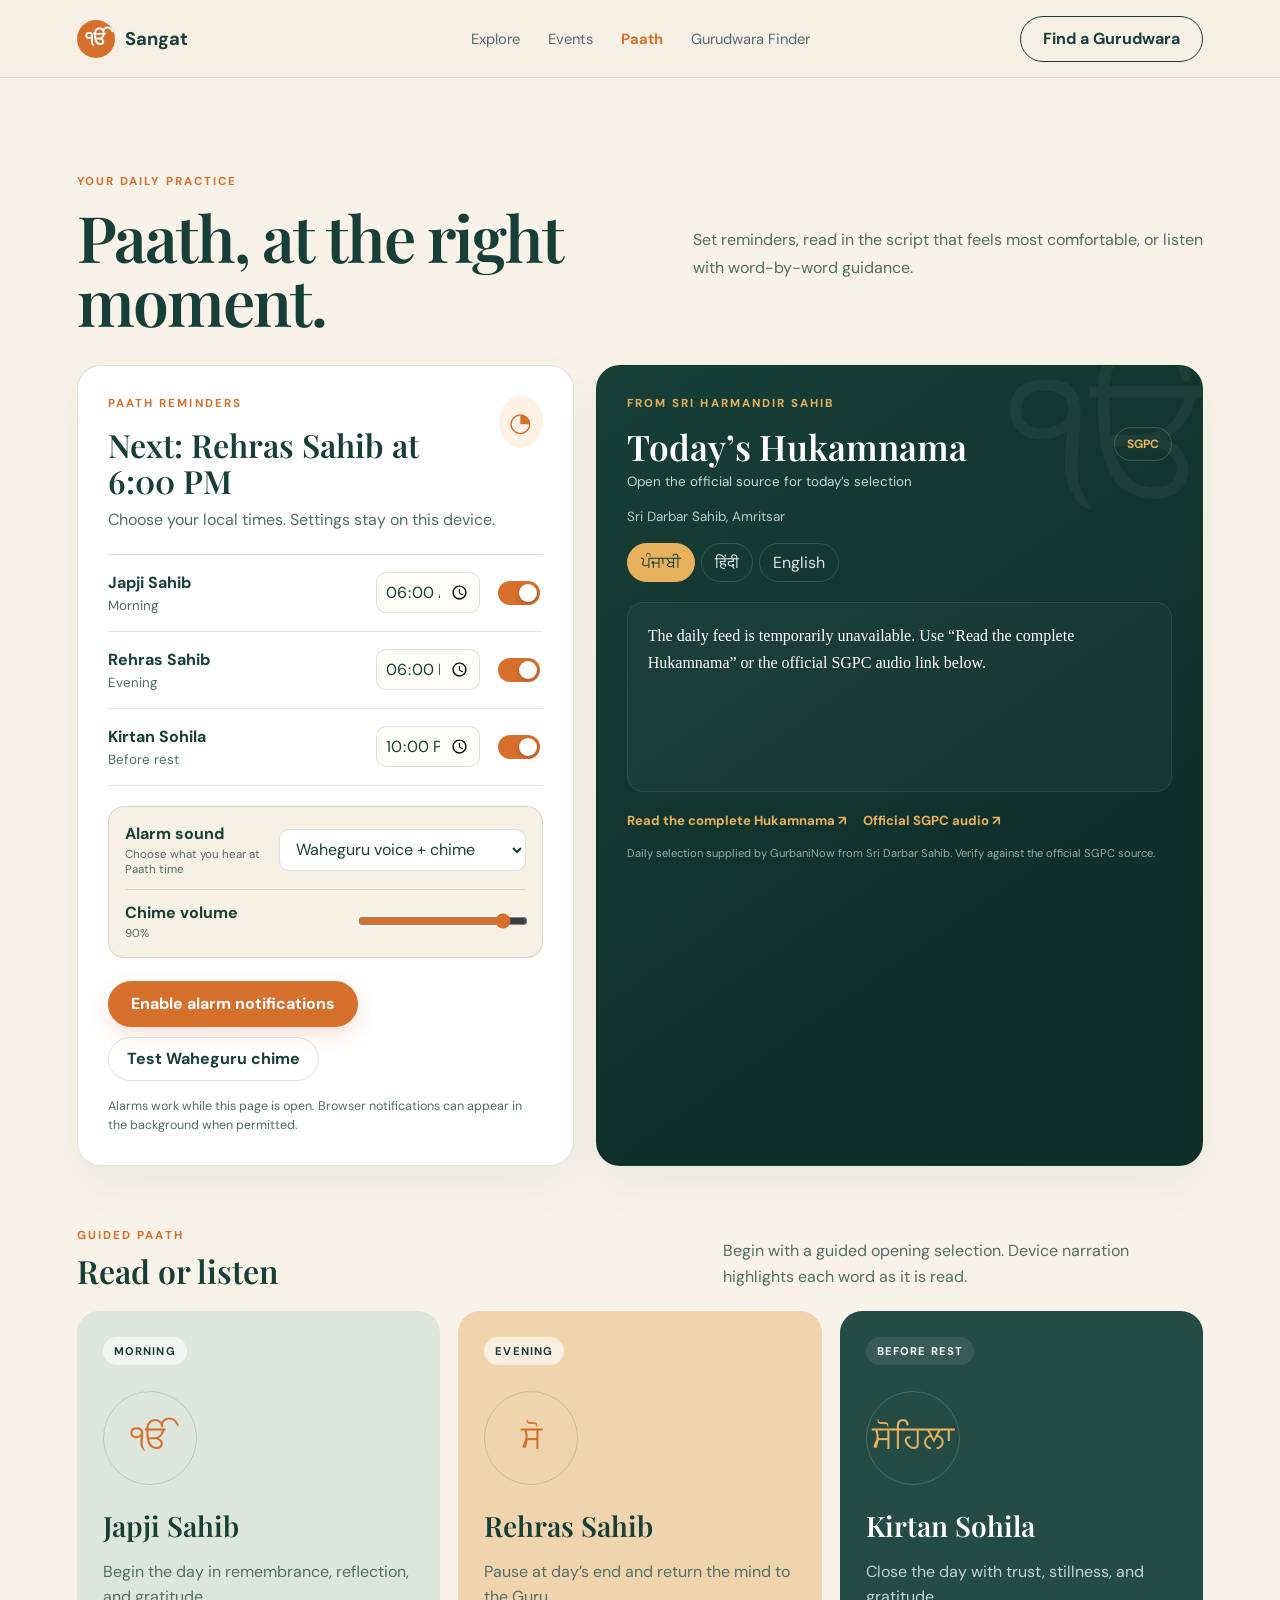
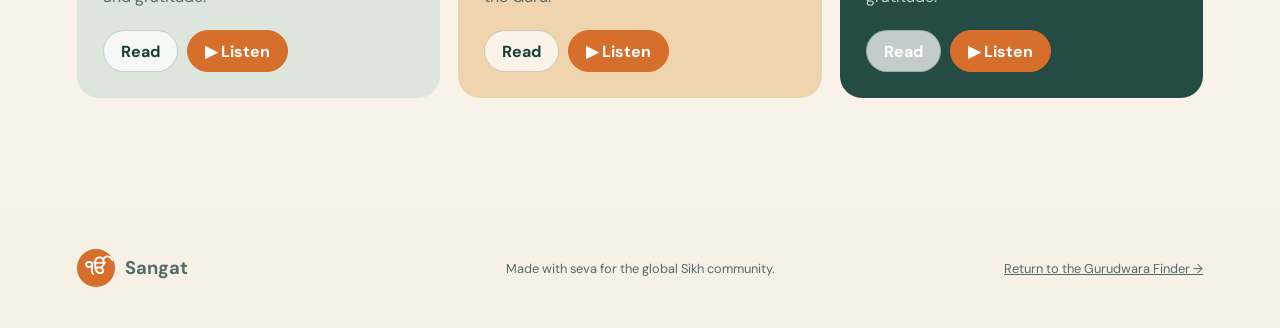
<file: paath.html>
<!doctype html>
<html lang="en">
<head>
  <meta charset="UTF-8"><meta name="viewport" content="width=device-width,initial-scale=1">
  <meta name="description" content="Set Paath reminders, read or listen with word guidance, and view today’s Hukamnama.">
  <title>Paath — Sangat</title>
  <link rel="stylesheet" href="styles.css?v=15">
</head>
<body>
  <header class="site-header">
    <a class="brand" href="index.html"><span class="brand-mark">ੴ</span><span>Sangat</span></a>
    <nav><a href="index.html#explore">Explore</a><a href="index.html#events">Events</a><a class="active-page" href="paath.html" aria-current="page">Paath</a><a href="index.html">Gurudwara Finder</a></nav>
    <a class="outline-button page-link desktop-only" href="index.html">Find a Gurudwara</a>
  </header>

  <main id="top">
    <section class="paath-section paath-page" id="paath">
      <div class="section-heading paath-heading">
        <div><p class="eyebrow">Your daily practice</p><h1>Paath, at the right moment.</h1></div>
        <p>Set reminders, read in the script that feels most comfortable, or listen with word-by-word guidance.</p>
      </div>

      <div class="paath-dashboard">
        <article class="reminder-panel">
          <div class="panel-title-row"><div><p class="eyebrow">Paath reminders</p><h3 id="next-paath">Your daily rhythm</h3></div><span class="reminder-bell" aria-hidden="true">◔</span></div>
          <p class="panel-intro">Choose your local times. Settings stay on this device.</p>
          <div class="reminder-list" id="reminder-list">
            <label class="reminder-row"><span><strong>Japji Sahib</strong><small>Morning</small></span><input type="time" data-reminder-time="japji"><input class="switch-input" type="checkbox" data-reminder-toggle="japji" aria-label="Enable Japji Sahib reminder"></label>
            <label class="reminder-row"><span><strong>Rehras Sahib</strong><small>Evening</small></span><input type="time" data-reminder-time="rehras"><input class="switch-input" type="checkbox" data-reminder-toggle="rehras" aria-label="Enable Rehras Sahib reminder"></label>
            <label class="reminder-row"><span><strong>Kirtan Sohila</strong><small>Before rest</small></span><input type="time" data-reminder-time="sohila"><input class="switch-input" type="checkbox" data-reminder-toggle="sohila" aria-label="Enable Kirtan Sohila reminder"></label>
          </div>
          <div class="chime-settings" aria-label="Alarm sound settings">
            <label class="chime-control"><span><strong>Alarm sound</strong><small>Choose what you hear at Paath time</small></span><select id="chime-style"><option value="waheguru">Waheguru voice + chime</option><option value="temple">Bright temple chime</option><option value="gentle">Gentle bell</option></select></label>
            <label class="chime-control volume-control"><span><strong>Chime volume</strong><small id="chime-volume-value">90%</small></span><input id="chime-volume" type="range" min="10" max="100" step="5" value="90" aria-label="Chime volume"></label>
          </div>
          <div class="reminder-actions"><button class="primary-button" id="enable-reminders">Enable alarm notifications</button><button class="quiet-button" id="test-chime">Test chime</button></div>
          <p class="reminder-status" id="reminder-status" aria-live="polite">Alarms work while this page is open. Browser notifications can appear in the background when permitted.</p>
        </article>

        <article class="hukam-card">
          <div class="hukam-glow" aria-hidden="true">ੴ</div>
          <p class="eyebrow">From Sri Harmandir Sahib</p>
          <div class="hukam-title-row"><div><h3>Today’s Hukamnama</h3><p id="hukam-date">Loading the latest selection…</p></div><span id="hukam-ang" class="ang-pill">—</span></div>
          <p class="hukam-meta" id="hukam-meta">Sri Darbar Sahib, Amritsar</p>
          <div class="language-tabs" aria-label="Hukamnama reading language"><button class="active" data-hukam-language="punjabi">ਪੰਜਾਬੀ</button><button data-hukam-language="hindi">हिंदी</button><button data-hukam-language="english">English</button></div>
          <div class="hukam-lines" id="hukam-lines" aria-live="polite"><p>Connecting to the daily Hukamnama source…</p></div>
          <div class="hukam-actions"><a href="https://www.sikhnet.com/hukam?vm=today" target="_blank" rel="noopener noreferrer">Read the complete Hukamnama ↗</a><a href="https://hs.sgpc.net/" target="_blank" rel="noopener noreferrer">Official SGPC audio ↗</a></div>
          <p class="source-note">Daily selection supplied by GurbaniNow from Sri Darbar Sahib. Verify against the official SGPC source.</p>
        </article>
      </div>

      <div class="paath-library-heading"><div><p class="eyebrow">Guided Paath</p><h3>Read or listen</h3></div><p>Begin with a guided opening selection. Device narration highlights each word as it is read.</p></div>
      <div class="paath-library">
        <article class="paath-card"><span class="paath-time">Morning</span><div class="paath-symbol">ੴ</div><h3>Japji Sahib</h3><p>Begin the day in remembrance, reflection, and gratitude.</p><div><button data-open-paath="japji" data-mode="read">Read</button><button data-open-paath="japji" data-mode="listen">▶ Listen</button></div></article>
        <article class="paath-card warm"><span class="paath-time">Evening</span><div class="paath-symbol">ਸੋ</div><h3>Rehras Sahib</h3><p>Pause at day’s end and return the mind to the Guru.</p><div><button data-open-paath="rehras" data-mode="read">Read</button><button data-open-paath="rehras" data-mode="listen">▶ Listen</button></div></article>
        <article class="paath-card dark"><span class="paath-time">Before rest</span><div class="paath-symbol">ਸੋਹਿਲਾ</div><h3>Kirtan Sohila</h3><p>Close the day with trust, stillness, and gratitude.</p><div><button data-open-paath="sohila" data-mode="read">Read</button><button data-open-paath="sohila" data-mode="listen">▶ Listen</button></div></article>
      </div>
    </section>
  </main>

  <footer><a class="brand" href="index.html"><span class="brand-mark">ੴ</span><span>Sangat</span></a><p>Made with seva for the global Sikh community.</p><p class="demo-note"><a href="index.html">Return to the Gurudwara Finder →</a></p></footer>

  <dialog id="paath-reader" class="dialog-shell paath-reader"><button class="close-button" data-close="paath-reader" aria-label="Close">×</button><p class="eyebrow" id="reader-time">Daily Paath</p><h2 id="reader-title">Japji Sahib</h2><p class="reader-note">Guided opening selection</p><div class="reader-toolbar"><label>Reading language<select id="reader-language"><option value="punjabi">Punjabi · Gurmukhi</option><option value="hindi">Hindi · Devanagari</option><option value="roman">English Punjabi · Roman</option></select></label><div class="reader-controls"><button class="primary-button" id="play-paath">▶ Play &amp; follow</button><button class="quiet-button" id="stop-paath">Stop</button></div></div><div class="paath-text" id="paath-text" tabindex="0"></div><p class="reader-disclaimer">Audio uses a voice available on this device and may not reproduce traditional pronunciation perfectly.</p></dialog>
  <dialog id="paath-alert" class="dialog-shell paath-alert"><div class="alarm-icon">ੴ</div><p class="eyebrow">Paath reminder</p><h2 id="alert-title">It is time for Paath</h2><p id="alert-copy">Take a quiet moment for your daily practice.</p><p class="alarm-repeat-note">The Waheguru alarm repeats until you choose an option.</p><div class="alert-actions"><button class="primary-button" id="alert-listen">▶ Listen</button><button class="outline-button" id="alert-read">Read</button><button class="quiet-button" id="dismiss-alert">Not now</button></div></dialog>
  <script src="paath.js?v=4"></script>
</body>
</html>
</file>
<file: styles.css>
@import url('https://fonts.googleapis.com/css2?family=DM+Sans:wght@400;500;600;700&family=Playfair+Display:ital,wght@0,600;1,600&display=swap');
:root{--ink:#173f37;--soft:#526d67;--cream:#f6f0e5;--paper:#fffdf8;--orange:#d66f2c;--gold:#e8b15d;--sage:#dce4d6;--line:#173f3724;--shadow:0 18px 48px #2631281a}*{box-sizing:border-box}html{scroll-behavior:smooth}body{margin:0;color:var(--ink);background:var(--cream);font-family:"DM Sans",sans-serif}button,input{font:inherit}button{color:inherit;cursor:pointer}a{color:inherit}.site-header{min-height:78px;display:grid;grid-template-columns:1fr auto 1fr;align-items:center;gap:30px;padding:0 6vw;background:#f6f0e5ed;border-bottom:1px solid var(--line);position:sticky;top:0;z-index:900;backdrop-filter:blur(14px)}.brand{display:inline-flex;width:max-content;align-items:center;gap:10px;text-decoration:none;font-weight:700;font-size:1.15rem}.brand-mark{display:grid;place-items:center;width:38px;height:38px;border-radius:50%;background:var(--orange);color:#fff}.site-header nav{display:flex;gap:28px;align-items:center}.site-header nav a,.text-button{border:0;background:none;text-decoration:none;font-size:.92rem;color:var(--soft)}.site-header nav a.active-page{color:var(--orange);font-weight:700}.site-header .page-link{display:inline-flex;align-items:center;justify-self:end;text-decoration:none}#favorite-count{display:inline-grid;min-width:20px;height:20px;place-items:center;border-radius:10px;background:var(--sage);font-size:.72rem}.site-header>.outline-button{justify-self:end}.primary-button,.outline-button,.location-button{border-radius:999px;min-height:46px;padding:0 22px;font-weight:700;transition:.2s}.primary-button{border:1px solid var(--orange);background:var(--orange);color:#fff;box-shadow:0 8px 20px #d66f2c33}.primary-button:hover{background:#ad4f1f;transform:translateY(-1px)}.outline-button{border:1px solid var(--ink);background:transparent}.outline-button:hover{background:var(--ink);color:#fff}
.hero{min-height:610px;padding:88px 6vw 72px;display:grid;grid-template-columns:minmax(0,1.1fr) minmax(380px,.9fr);align-items:center;gap:5vw;overflow:hidden}.hero-copy{max-width:710px;z-index:2}.eyebrow{margin:0 0 16px;text-transform:uppercase;letter-spacing:.18em;font-size:.72rem;font-weight:700;color:var(--orange)}h1,h2{font-family:"Playfair Display",Georgia,serif;font-weight:600;letter-spacing:-.03em}h1{margin:0;font-size:clamp(3.35rem,6vw,6.7rem);line-height:.96}h1 em{color:var(--orange)}.hero-description{max-width:650px;margin:28px 0;color:var(--soft);line-height:1.8;font-size:1.05rem}.search-box{display:grid;grid-template-columns:auto 1fr auto;align-items:center;gap:12px;max-width:670px;padding:8px 8px 8px 18px;background:#fff;border:1px solid var(--line);border-radius:999px;box-shadow:var(--shadow)}.search-box:focus-within{outline:3px solid #d66f2c2e;border-color:var(--orange)}.search-icon{font-size:1.5rem;transform:rotate(-15deg)}.search-box input{min-width:0;border:0;outline:0;background:transparent;padding:12px 0;color:var(--ink)}.hero-actions{margin-top:18px;display:flex;align-items:center;gap:16px}.location-button{border:0;padding:0;min-height:auto;background:transparent;color:#ad4f1f}.location-button:disabled{opacity:.55;cursor:wait}.hero-actions p{margin:0;color:#7b8d88;font-size:.8rem}
.hero-art{height:460px;position:relative;isolation:isolate}.sun{width:300px;height:300px;border-radius:50%;position:absolute;top:25px;right:4%;background:radial-gradient(circle at 35% 30%,#ffd798,var(--gold));opacity:.88}.dome{position:absolute;bottom:95px;right:12%;width:58%;height:175px;background:linear-gradient(150deg,#e2ab58,#bd692d);border-radius:55% 55% 10px 10px;box-shadow:inset -16px -20px 30px #59341d26,var(--shadow)}.dome:before{content:"";position:absolute;width:42px;height:50px;left:calc(50% - 21px);top:-47px;background:#d18b42;clip-path:polygon(50% 0,100% 100%,0 100%)}.dome:after{content:"";position:absolute;inset:80px 8% 0;background:repeating-linear-gradient(90deg,#5b331b59 0 2px,transparent 2px 32px);opacity:.4}.dome-back{width:36%;height:125px;right:52%;opacity:.72;transform:scale(.82)}.flag-pole{position:absolute;right:8%;bottom:90px;width:4px;height:330px;background:#c38440}.flag-pole span{position:absolute;top:5px;left:4px;width:75px;height:48px;background:var(--orange);clip-path:polygon(0 0,100% 22%,0 100%)}.reflection{position:absolute;inset:auto 0 20px;height:115px;background:linear-gradient(#6f9f9b80,#dce4d633),repeating-linear-gradient(0deg,#ffffff80 0 2px,transparent 2px 13px);border-radius:50%;z-index:-1}
.explore-section{padding:84px 6vw 100px;background:var(--paper)}.section-heading{display:flex;justify-content:space-between;gap:40px;align-items:end;margin-bottom:32px}.section-heading h2{margin:0;font-size:clamp(2.1rem,4vw,3.8rem)}.view-toggle{display:flex;padding:4px;border:1px solid var(--line);border-radius:999px}.view-toggle button{border:0;background:none;border-radius:999px;padding:10px 18px;font-weight:700;color:var(--soft)}.view-toggle button.active{background:var(--ink);color:#fff}.filter-row{display:flex;flex-wrap:wrap;gap:10px;margin-bottom:28px}.filter-chip{border:1px solid var(--line);border-radius:999px;padding:9px 15px;background:transparent;color:var(--soft)}.filter-chip.active,.filter-chip:hover{color:#ad4f1f;border-color:var(--orange);background:#fff7ee}.live-dot{display:inline-block;width:7px;height:7px;margin-right:6px;border-radius:50%;background:#c84432;box-shadow:0 0 0 4px #c8443221}.card-grid{display:grid;grid-template-columns:repeat(3,minmax(0,1fr));gap:20px}.place-card{display:flex;flex-direction:column;min-height:330px;border:1px solid var(--line);border-radius:20px;background:#fff;overflow:hidden;transition:.24s}.place-card:hover{transform:translateY(-4px);box-shadow:var(--shadow)}.card-visual{min-height:116px;position:relative;padding:18px;background:linear-gradient(145deg,var(--sage),#f4e6ce);overflow:hidden}.card-visual:after{content:"";width:160px;height:90px;position:absolute;right:-20px;bottom:-26px;border-radius:60% 60% 0 0;background:#d66f2c47;box-shadow:-80px 25px 0 #173f371f}.country-tag,.distance-tag{position:relative;z-index:2;display:inline-flex;align-items:center;min-height:29px;padding:0 10px;border-radius:999px;background:#ffffffd1;font-size:.72rem;font-weight:700}.distance-tag{float:right;color:#ad4f1f}.card-body{display:flex;flex:1;flex-direction:column;padding:20px}.card-title-row{display:grid;grid-template-columns:1fr auto;gap:12px}.place-card h3{margin:0;font-family:"Playfair Display";font-size:1.4rem;line-height:1.2}.favorite-button{width:35px;height:35px;border-radius:50%;border:1px solid var(--line);background:#fff;font-size:1.1rem;color:var(--orange)}.favorite-button[aria-pressed=true]{background:#fff2e8;border-color:var(--orange)}.card-address{margin:12px 0 18px;min-height:42px;color:var(--soft);line-height:1.5;font-size:.88rem}.card-meta{display:flex;justify-content:space-between;gap:12px;margin-top:auto;padding-top:15px;border-top:1px solid var(--line);font-size:.78rem;color:var(--soft)}.view-details{margin-top:15px;border:0;background:none;padding:0;width:max-content;font-weight:700;color:#ad4f1f}.empty-state{padding:90px 20px;text-align:center;border:1px dashed var(--line);border-radius:20px}.empty-state span{font-size:2.5rem}.empty-state h3{font-family:"Playfair Display";font-size:1.8rem;margin:12px 0 4px}.empty-state p{color:var(--soft);margin:0 0 22px}.map-shell{position:relative;overflow:hidden;border-radius:20px;box-shadow:var(--shadow)}#map{height:610px;background:var(--sage)}.map-note{position:absolute;z-index:500;right:8px;bottom:4px;margin:0;padding:4px 7px;background:#ffffffd1;font-size:.65rem}.custom-marker{display:grid;place-items:center;width:32px!important;height:32px!important;margin-left:-16px!important;margin-top:-16px!important;border:3px solid #fff;border-radius:50% 50% 50% 8px;background:var(--orange);color:#fff;transform:rotate(-45deg);box-shadow:0 5px 14px #173f3740}.custom-marker span{transform:rotate(45deg);font-size:13px}
.events-section{padding:90px 6vw;color:var(--cream);background:var(--ink)}.light-heading>p{max-width:450px;margin:0;color:#b8cbc5;line-height:1.7}.weekly-rhythm{display:grid;grid-template-columns:repeat(3,1fr);gap:18px;margin-bottom:58px}.weekly-card{position:relative;min-height:220px;padding:26px;border:1px solid #ffffff26;border-radius:20px;background:#ffffff0a;overflow:hidden}.weekly-card.featured{color:var(--ink);background:var(--gold);border-color:var(--gold)}.weekly-card .day-number{position:absolute;right:18px;top:6px;font-family:"Playfair Display";font-size:5.5rem;line-height:1;color:#ffffff0f}.weekly-card.featured .day-number{color:#173f3712}.weekly-card p{margin:0 0 42px;color:var(--gold);font-weight:700;text-transform:uppercase;letter-spacing:.14em;font-size:.72rem}.weekly-card.featured p{color:#8b481f}.weekly-card h3{margin:0 0 12px;font-family:"Playfair Display";font-size:1.65rem}.weekly-card>span:last-child{color:#b8cbc5;font-size:.86rem;line-height:1.55}.weekly-card.featured>span:last-child{color:#3c554f}.directory-events-heading{margin:0 0 22px}.directory-events-heading h3{margin:0;font-family:"Playfair Display";font-size:2rem}.event-grid{display:grid;grid-template-columns:repeat(3,1fr);gap:18px}.event-card{padding:24px;border:1px solid #ffffff26;border-radius:18px;background:#ffffff0a}.event-card p{margin:0 0 14px;color:var(--gold);font-size:.8rem}.event-card h3{margin:0 0 22px;font-family:"Playfair Display";font-size:1.45rem}.event-location{display:flex;gap:8px;color:#b8cbc5;font-size:.82rem}.contribute-section{display:grid;grid-template-columns:auto 1fr auto;align-items:center;gap:36px;padding:80px 8vw;background:#ece1ce}.large-symbol{display:grid;place-items:center;width:110px;height:110px;border:1px solid #d66f2c66;border-radius:50%;color:var(--orange);font-size:2.8rem}.contribute-section h2{margin:0;font-size:clamp(2rem,4vw,3.2rem)}.contribute-section p:not(.eyebrow){margin:10px 0 0;color:var(--soft)}footer{display:grid;grid-template-columns:1fr auto 1fr;align-items:center;gap:20px;min-height:120px;padding:25px 6vw;color:var(--soft);font-size:.8rem}footer .demo-note{text-align:right}
.dialog-shell{width:min(680px,calc(100vw - 30px));max-height:min(760px,calc(100vh - 30px));border:0;border-radius:24px;padding:34px;color:var(--ink);background:var(--paper);box-shadow:0 30px 90px #00000042}.dialog-shell::backdrop{background:#0c231fa6;backdrop-filter:blur(4px)}.close-button{position:absolute;top:16px;right:18px;width:38px;height:38px;border:0;border-radius:50%;background:var(--cream);font-size:1.5rem}.details-hero{margin:-34px -34px 28px;padding:48px 34px 30px;background:linear-gradient(145deg,var(--sage),#f3dec0);border-radius:24px 24px 0 0}.details-hero h2{max-width:85%;margin:6px 0 10px;font-size:2.4rem}.details-hero p,.details-description{color:var(--soft)}.details-description{line-height:1.7}.detail-actions{display:grid;grid-template-columns:repeat(3,1fr);gap:10px;margin:24px 0}.detail-actions a{display:grid;place-items:center;min-height:46px;border:1px solid var(--line);border-radius:999px;text-decoration:none;text-align:center;font-size:.85rem;font-weight:700}.detail-actions a:first-child{background:var(--orange);border-color:var(--orange);color:#fff}.detail-list{display:grid;gap:10px;margin-bottom:24px}.detail-list p{margin:0;padding:12px 0;border-bottom:1px solid var(--line)}.details-events{padding:20px;border-radius:16px;background:var(--cream)}.details-events h3{margin:0 0 12px;font-family:"Playfair Display"}.details-events div{padding:10px 0;border-top:1px solid var(--line)}.details-events strong{display:block}.details-events span{color:var(--soft);font-size:.82rem}.form-dialog h2{margin:0 0 8px;font-size:2.2rem}.form-dialog>p:not(.eyebrow){color:var(--soft)}.form-dialog form{display:grid;gap:15px;margin-top:24px}.form-dialog label{display:grid;gap:7px;font-size:.82rem;font-weight:700}.form-dialog input{width:100%;min-height:47px;padding:10px 13px;border:1px solid var(--line);border-radius:10px;background:#fff;outline:0}.form-dialog input:focus{border-color:var(--orange);box-shadow:0 0 0 3px #d66f2c1f}.two-column{display:grid;grid-template-columns:1fr 1fr;gap:12px}.form-message{min-height:20px;color:#ad4f1f!important;font-weight:700}.sr-only{position:absolute;width:1px;height:1px;padding:0;margin:-1px;overflow:hidden;clip:rect(0,0,0,0);white-space:nowrap;border:0}
@media(max-width:960px){.site-header{grid-template-columns:auto 1fr}.site-header nav{justify-content:flex-end;gap:18px}.site-header>.outline-button{display:none}.hero{grid-template-columns:1fr;padding-top:64px}.hero-art{height:330px}.card-grid{grid-template-columns:repeat(2,minmax(0,1fr))}.event-grid{grid-template-columns:repeat(2,1fr)}footer{grid-template-columns:1fr 1fr}footer>p:first-of-type{display:none}}@media(max-width:640px){.site-header{min-height:68px;padding:0 18px}.site-header nav,.desktop-only{display:none}.hero{min-height:auto;padding:56px 20px 44px}h1{font-size:clamp(3rem,14vw,4.4rem)}.hero-description{font-size:.96rem}.search-box{grid-template-columns:auto 1fr;border-radius:18px;padding:10px 14px}.search-box .primary-button{grid-column:1/-1;width:100%}.hero-actions{align-items:flex-start;flex-direction:column}.hero-art{height:270px}.sun{width:210px;height:210px}.flag-pole{height:250px}.dome{height:130px}.explore-section,.events-section{padding:65px 20px}.section-heading{align-items:flex-start;flex-direction:column;gap:24px}.card-grid,.event-grid,.weekly-rhythm{grid-template-columns:1fr}#map{height:520px}.contribute-section{grid-template-columns:1fr;gap:22px;padding:60px 20px}.large-symbol{width:78px;height:78px}footer{display:flex;flex-direction:column;align-items:flex-start;padding:35px 20px}footer .demo-note{text-align:left}.dialog-shell{padding:26px 20px}.details-hero{margin:-26px -20px 24px;padding:44px 20px 24px}.details-hero h2{font-size:2rem}.detail-actions,.two-column{grid-template-columns:1fr}}

/* Gurudwara photography */
.card-visual{min-height:168px}.card-visual.has-photo:after{display:none}.gurudwara-photo{position:absolute;inset:0;width:100%;height:100%;object-fit:cover}.card-visual.has-photo:before{content:"";position:absolute;z-index:1;inset:0;background:linear-gradient(180deg,#102b241f 30%,#102b2466)}.photo-fallback{position:absolute;left:50%;top:50%;z-index:1;transform:translate(-50%,-50%);font-size:3rem;color:#17443b2e}.card-visual.has-photo .photo-fallback{display:none}.card-visual.has-photo .country-tag,.card-visual.has-photo .distance-tag{background:#ffffffe8;box-shadow:0 2px 10px #102b2430}
.details-hero{position:relative;isolation:isolate;min-height:230px;display:flex;align-items:flex-end;overflow:hidden}.details-photo{position:absolute;z-index:-2;inset:0;width:100%;height:100%;object-fit:cover}.details-hero.has-photo:after{content:"";position:absolute;z-index:-1;inset:0;background:linear-gradient(180deg,#102b2414 15%,#102b24e8 100%)}.details-hero-copy{width:100%}.details-hero.has-photo h2,.details-hero.has-photo p{color:#fff;text-shadow:0 1px 12px #0006}

/* Official website links */
.card-links{display:flex;align-items:center;justify-content:space-between;gap:14px;margin-top:15px}.card-links .view-details{margin-top:0}.official-site{color:var(--ink);font-size:.78rem;font-weight:700;text-decoration:none;white-space:nowrap}.official-site:hover{text-decoration:underline;text-underline-offset:3px}.detail-actions .official-website-button{border-color:#17443b55;background:#edf4ef;color:var(--ink)}.detail-actions .broadcast-button{border-color:#b6402455;background:#fff0e8;color:#9d3d20}

/* Paath reminders, reader, and daily Hukamnama */
.paath-section{padding:96px 6vw 110px;background:#f8f2e8}.paath-heading{align-items:center}.paath-heading>p{max-width:510px;margin:0;color:var(--soft);line-height:1.75}.paath-dashboard{display:grid;grid-template-columns:minmax(0,.9fr) minmax(0,1.1fr);gap:22px}.reminder-panel,.hukam-card{position:relative;padding:30px;border:1px solid var(--line);border-radius:24px;background:#fff;box-shadow:0 18px 45px #173f370d;overflow:hidden}.panel-title-row,.hukam-title-row{display:flex;align-items:flex-start;justify-content:space-between;gap:18px}.panel-title-row h3,.hukam-card h3,.paath-library-heading h3{margin:0;font:600 2rem/1.12 "Playfair Display",Georgia,serif}.reminder-bell{display:grid;place-items:center;width:52px;height:52px;border-radius:50%;background:#fff2e5;color:var(--orange);font-size:1.65rem}.panel-intro{margin:10px 0 24px;color:var(--soft)}.reminder-list{display:grid;border-top:1px solid var(--line)}.reminder-row{display:grid;grid-template-columns:1fr auto auto;align-items:center;gap:14px;padding:17px 0;border-bottom:1px solid var(--line)}.reminder-row span{display:grid;gap:4px}.reminder-row small{color:var(--soft)}.reminder-row input[type=time]{width:104px;padding:8px;border:1px solid var(--line);border-radius:10px;color:var(--ink);background:var(--paper)}.switch-input{appearance:none;width:42px;height:24px;border-radius:20px;background:#ccd6d2;position:relative;transition:.2s}.switch-input:after{content:"";position:absolute;width:18px;height:18px;left:3px;top:3px;border-radius:50%;background:#fff;box-shadow:0 2px 5px #0003;transition:.2s}.switch-input:checked{background:var(--orange)}.switch-input:checked:after{transform:translateX(18px)}.chime-settings{display:grid;gap:12px;margin-top:20px;padding:16px;border:1px solid var(--line);border-radius:16px;background:var(--cream)}.chime-control{display:grid;grid-template-columns:1fr minmax(170px,auto);align-items:center;gap:16px}.chime-control span{display:grid;gap:3px}.chime-control small{color:var(--soft);font-size:.72rem}.chime-control select{min-height:42px;padding:0 34px 0 12px;border:1px solid var(--line);border-radius:10px;background:#fff;color:var(--ink);font:inherit}.volume-control{padding-top:12px;border-top:1px solid var(--line)}.volume-control input{width:100%;accent-color:var(--orange)}.reminder-actions{display:flex;flex-wrap:wrap;gap:10px;margin-top:23px}.quiet-button{min-height:44px;padding:0 18px;border:1px solid var(--line);border-radius:999px;background:transparent;font-weight:700}.quiet-button:hover{background:var(--cream)}.reminder-status{margin:16px 0 0;color:var(--soft);font-size:.78rem;line-height:1.55}.hukam-card{color:#fff;background:linear-gradient(145deg,#173f37 0%,#0f2f29 70%)}.hukam-glow{position:absolute;right:-20px;top:-42px;color:#ffffff0b;font-size:11rem}.hukam-card .eyebrow{color:var(--gold)}.hukam-title-row h3{font-size:2.2rem}.hukam-title-row>div p{margin:7px 0 0;color:#c9d8d3;font-size:.84rem}.ang-pill{position:relative;z-index:1;padding:8px 12px;border:1px solid #ffffff30;border-radius:999px;color:var(--gold);font-size:.75rem;font-weight:700}.hukam-meta{margin:18px 0;color:#b9ccc6;font-size:.84rem}.language-tabs{display:flex;gap:6px;margin-bottom:20px}.language-tabs button{padding:8px 13px;border:1px solid #ffffff26;border-radius:999px;background:transparent;color:#d9e4df}.language-tabs button.active{border-color:var(--gold);background:var(--gold);color:var(--ink)}.hukam-lines{min-height:190px;padding:20px;border:1px solid #ffffff18;border-radius:16px;background:#ffffff08}.hukam-lines p{margin:0 0 13px;font-family:Georgia,"Noto Sans Gurmukhi",serif;font-size:1rem;line-height:1.65}.hukam-lines p:last-child{margin-bottom:0}.hukam-actions{display:flex;flex-wrap:wrap;gap:16px;margin-top:20px}.hukam-actions a{color:var(--gold);font-size:.82rem;font-weight:700;text-decoration:none}.hukam-actions a:hover{text-decoration:underline}.source-note{margin:16px 0 0;color:#98afa8;font-size:.7rem;line-height:1.5}.paath-library-heading{display:flex;align-items:end;justify-content:space-between;gap:30px;margin:62px 0 22px}.paath-library-heading>div .eyebrow{margin-bottom:10px}.paath-library-heading>p{max-width:480px;margin:0;color:var(--soft);line-height:1.6}.paath-library{display:grid;grid-template-columns:repeat(3,1fr);gap:18px}.paath-card{position:relative;min-height:320px;padding:26px;border-radius:22px;background:#dde6dc;overflow:hidden}.paath-card.warm{background:#f0d4ad}.paath-card.dark{color:#fff;background:#244c44}.paath-time{display:inline-flex;padding:7px 11px;border-radius:999px;background:#ffffff9e;font-size:.7rem;font-weight:700;text-transform:uppercase;letter-spacing:.1em}.paath-card.dark .paath-time{background:#ffffff17}.paath-symbol{display:grid;place-items:center;width:94px;height:94px;margin:26px 0 22px;border:1px solid #173f372e;border-radius:50%;font-family:Georgia,"Noto Sans Gurmukhi",serif;font-size:2rem;color:var(--orange)}.paath-card.dark .paath-symbol{border-color:#ffffff2f;color:var(--gold)}.paath-card h3{margin:0;font:600 1.75rem "Playfair Display",Georgia,serif}.paath-card>p{min-height:54px;color:var(--soft);line-height:1.55}.paath-card.dark>p{color:#c3d5d0}.paath-card>div:last-child{display:flex;gap:9px}.paath-card button{min-height:42px;padding:0 17px;border:1px solid #173f3738;border-radius:999px;background:#ffffffb8;font-weight:700}.paath-card button:last-child{border-color:var(--orange);background:var(--orange);color:#fff}.paath-reader{width:min(820px,calc(100vw - 30px))}.paath-reader h2{margin:0;font-size:2.5rem}.reader-note{margin:8px 0 24px;color:var(--soft)}.reader-toolbar{display:flex;align-items:end;justify-content:space-between;gap:20px;padding:18px;border-radius:16px;background:var(--cream)}.reader-toolbar label{display:grid;gap:7px;font-size:.76rem;font-weight:700}.reader-toolbar select{min-height:42px;padding:0 36px 0 12px;border:1px solid var(--line);border-radius:10px;background:#fff;color:var(--ink)}.reader-controls{display:flex;gap:8px}.paath-text{min-height:260px;margin-top:24px;padding:28px;border:1px solid var(--line);border-radius:18px;background:#fff;font-family:Georgia,"Noto Sans Gurmukhi",serif;font-size:1.35rem;line-height:2.05}.paath-line{display:block;margin-bottom:12px}.paath-word{display:inline-block;padding:0 3px;border-radius:5px;transition:.15s}.paath-word.active{color:#fff;background:var(--orange);box-shadow:0 3px 10px #d66f2c42}.reader-disclaimer{margin:16px 0 0;color:var(--soft);font-size:.74rem;line-height:1.5}.paath-alert{text-align:center;width:min(520px,calc(100vw - 30px))}.alarm-icon{display:grid;place-items:center;width:88px;height:88px;margin:4px auto 24px;border-radius:50%;background:#fff0df;color:var(--orange);font-size:2.3rem;box-shadow:0 0 0 12px #fff7ef}.paath-alert h2{margin:0;font-size:2.35rem}.paath-alert>p:not(.eyebrow){color:var(--soft)}.alert-actions{display:flex;justify-content:center;flex-wrap:wrap;gap:10px;margin-top:24px}
.paath-section{padding:96px 6vw 110px;background:#f8f2e8}.paath-page{min-height:calc(100vh - 198px)}.paath-page .paath-heading h1{font-size:clamp(3rem,5vw,5.4rem);line-height:1;margin:0}.paath-heading{align-items:center}.paath-heading>p{max-width:510px;margin:0;color:var(--soft);line-height:1.75}.paath-dashboard{display:grid;grid-template-columns:minmax(0,.9fr) minmax(0,1.1fr);gap:22px}.reminder-panel,.hukam-card{position:relative;padding:30px;border:1px solid var(--line);border-radius:24px;background:#fff;box-shadow:0 18px 45px #173f370d;overflow:hidden}.panel-title-row,.hukam-title-row{display:flex;align-items:flex-start;justify-content:space-between;gap:18px}.panel-title-row h3,.hukam-card h3,.paath-library-heading h3{margin:0;font:600 2rem/1.12 "Playfair Display",Georgia,serif}.reminder-bell{display:grid;place-items:center;width:52px;height:52px;border-radius:50%;background:#fff2e5;color:var(--orange);font-size:1.65rem}.panel-intro{margin:10px 0 24px;color:var(--soft)}.reminder-list{display:grid;border-top:1px solid var(--line)}.reminder-row{display:grid;grid-template-columns:1fr auto auto;align-items:center;gap:14px;padding:17px 0;border-bottom:1px solid var(--line)}.reminder-row span{display:grid;gap:4px}.reminder-row small{color:var(--soft)}.reminder-row input[type=time]{width:104px;padding:8px;border:1px solid var(--line);border-radius:10px;color:var(--ink);background:var(--paper)}.switch-input{appearance:none;width:42px;height:24px;border-radius:20px;background:#ccd6d2;position:relative;transition:.2s}.switch-input:after{content:"";position:absolute;width:18px;height:18px;left:3px;top:3px;border-radius:50%;background:#fff;box-shadow:0 2px 5px #0003;transition:.2s}.switch-input:checked{background:var(--orange)}.switch-input:checked:after{transform:translateX(18px)}.chime-settings{display:grid;gap:12px;margin-top:20px;padding:16px;border:1px solid var(--line);border-radius:16px;background:var(--cream)}.chime-control{display:grid;grid-template-columns:1fr minmax(170px,auto);align-items:center;gap:16px}.chime-control span{display:grid;gap:3px}.chime-control small{color:var(--soft);font-size:.72rem}.chime-control select{min-height:42px;padding:0 34px 0 12px;border:1px solid var(--line);border-radius:10px;background:#fff;color:var(--ink);font:inherit}.volume-control{padding-top:12px;border-top:1px solid var(--line)}.volume-control input{width:100%;accent-color:var(--orange)}.reminder-actions{display:flex;flex-wrap:wrap;gap:10px;margin-top:23px}.quiet-button{min-height:44px;padding:0 18px;border:1px solid var(--line);border-radius:999px;background:transparent;font-weight:700}.quiet-button:hover{background:var(--cream)}.reminder-status{margin:16px 0 0;color:var(--soft);font-size:.78rem;line-height:1.55}.hukam-card{color:#fff;background:linear-gradient(145deg,#173f37 0%,#0f2f29 70%)}.hukam-glow{position:absolute;right:-20px;top:-42px;color:#ffffff0b;font-size:11rem}.hukam-card .eyebrow{color:var(--gold)}.hukam-title-row h3{font-size:2.2rem}.hukam-title-row>div p{margin:7px 0 0;color:#c9d8d3;font-size:.84rem}.ang-pill{position:relative;z-index:1;padding:8px 12px;border:1px solid #ffffff30;border-radius:999px;color:var(--gold);font-size:.75rem;font-weight:700}.hukam-meta{margin:18px 0;color:#b9ccc6;font-size:.84rem}.language-tabs{display:flex;gap:6px;margin-bottom:20px}.language-tabs button{padding:8px 13px;border:1px solid #ffffff26;border-radius:999px;background:transparent;color:#d9e4df}.language-tabs button.active{border-color:var(--gold);background:var(--gold);color:var(--ink)}.hukam-lines{min-height:190px;padding:20px;border:1px solid #ffffff18;border-radius:16px;background:#ffffff08}.hukam-lines p{margin:0 0 13px;font-family:Georgia,"Noto Sans Gurmukhi",serif;font-size:1rem;line-height:1.65}.hukam-lines p:last-child{margin-bottom:0}.hukam-actions{display:flex;flex-wrap:wrap;gap:16px;margin-top:20px}.hukam-actions a{color:var(--gold);font-size:.82rem;font-weight:700;text-decoration:none}.hukam-actions a:hover{text-decoration:underline}.source-note{margin:16px 0 0;color:#98afa8;font-size:.7rem;line-height:1.5}.paath-library-heading{display:flex;align-items:end;justify-content:space-between;gap:30px;margin:62px 0 22px}.paath-library-heading>div .eyebrow{margin-bottom:10px}.paath-library-heading>p{max-width:480px;margin:0;color:var(--soft);line-height:1.6}.paath-library{display:grid;grid-template-columns:repeat(3,1fr);gap:18px}.paath-card{position:relative;min-height:320px;padding:26px;border-radius:22px;background:#dde6dc;overflow:hidden}.paath-card.warm{background:#f0d4ad}.paath-card.dark{color:#fff;background:#244c44}.paath-time{display:inline-flex;padding:7px 11px;border-radius:999px;background:#ffffff9e;font-size:.7rem;font-weight:700;text-transform:uppercase;letter-spacing:.1em}.paath-card.dark .paath-time{background:#ffffff17}.paath-symbol{display:grid;place-items:center;width:94px;height:94px;margin:26px 0 22px;border:1px solid #173f372e;border-radius:50%;font-family:Georgia,"Noto Sans Gurmukhi",serif;font-size:2rem;color:var(--orange)}.paath-card.dark .paath-symbol{border-color:#ffffff2f;color:var(--gold)}.paath-card h3{margin:0;font:600 1.75rem "Playfair Display",Georgia,serif}.paath-card>p{min-height:54px;color:var(--soft);line-height:1.55}.paath-card.dark>p{color:#c3d5d0}.paath-card>div:last-child{display:flex;gap:9px}.paath-card button{min-height:42px;padding:0 17px;border:1px solid #173f3738;border-radius:999px;background:#ffffffb8;font-weight:700}.paath-card button:last-child{border-color:var(--orange);background:var(--orange);color:#fff}.paath-reader{width:min(820px,calc(100vw - 30px))}.paath-reader h2{margin:0;font-size:2.5rem}.reader-note{margin:8px 0 24px;color:var(--soft)}.reader-toolbar{display:flex;align-items:end;justify-content:space-between;gap:20px;padding:18px;border-radius:16px;background:var(--cream)}.reader-toolbar label{display:grid;gap:7px;font-size:.76rem;font-weight:700}.reader-toolbar select{min-height:42px;padding:0 36px 0 12px;border:1px solid var(--line);border-radius:10px;background:#fff;color:var(--ink)}.reader-controls{display:flex;gap:8px}.paath-text{min-height:260px;margin-top:24px;padding:28px;border:1px solid var(--line);border-radius:18px;background:#fff;font-family:Georgia,"Noto Sans Gurmukhi",serif;font-size:1.35rem;line-height:2.05}.paath-line{display:block;margin-bottom:12px}.paath-word{display:inline-block;padding:0 3px;border-radius:5px;transition:.15s}.paath-word.active{color:#fff;background:var(--orange);box-shadow:0 3px 10px #d66f2c42}.reader-disclaimer{margin:16px 0 0;color:var(--soft);font-size:.74rem;line-height:1.5}.paath-alert{text-align:center;width:min(520px,calc(100vw - 30px))}.alarm-icon{display:grid;place-items:center;width:88px;height:88px;margin:4px auto 24px;border-radius:50%;background:#fff0df;color:var(--orange);font-size:2.3rem;box-shadow:0 0 0 12px #fff7ef}.paath-alert h2{margin:0;font-size:2.35rem}.paath-alert>p:not(.eyebrow){color:var(--soft)}.alarm-repeat-note{margin:10px 0 0!important;font-size:.78rem;font-weight:700;color:#ad4f1f!important}.alert-actions{display:flex;justify-content:center;flex-wrap:wrap;gap:10px;margin-top:24px}
@media(max-width:960px){.paath-dashboard{grid-template-columns:1fr}.paath-library{grid-template-columns:repeat(2,1fr)}}
@media(max-width:640px){.paath-section{padding:65px 20px}.paath-heading,.paath-library-heading,.reader-toolbar{align-items:flex-start;flex-direction:column}.reminder-panel,.hukam-card{padding:22px}.reminder-row{grid-template-columns:1fr auto}.reminder-row input[type=time]{grid-row:2}.switch-input{grid-column:2;grid-row:1/3}.chime-control{grid-template-columns:1fr}.paath-library{grid-template-columns:1fr}.reader-toolbar{display:flex}.reader-controls{width:100%;flex-direction:column}.reader-controls button{width:100%}.paath-text{padding:20px;font-size:1.12rem}.hukam-actions{flex-direction:column}}
</file>
